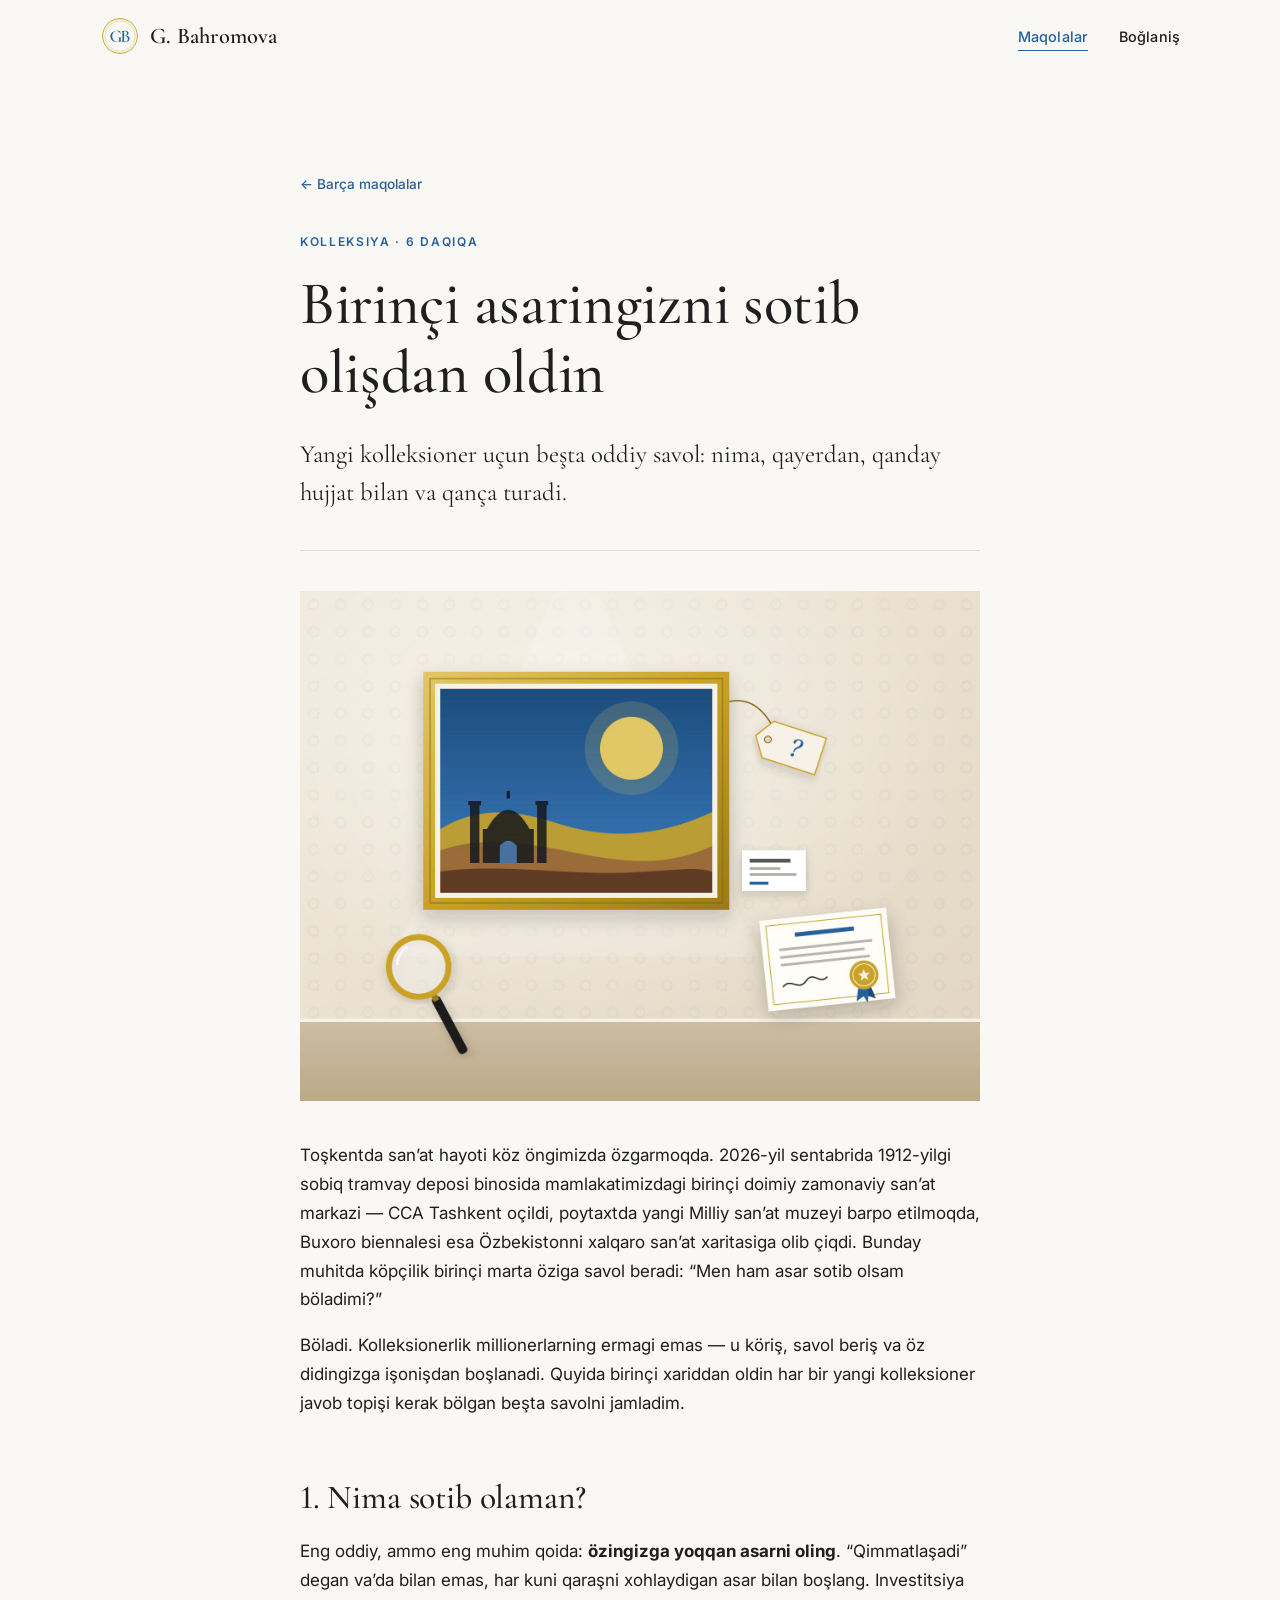
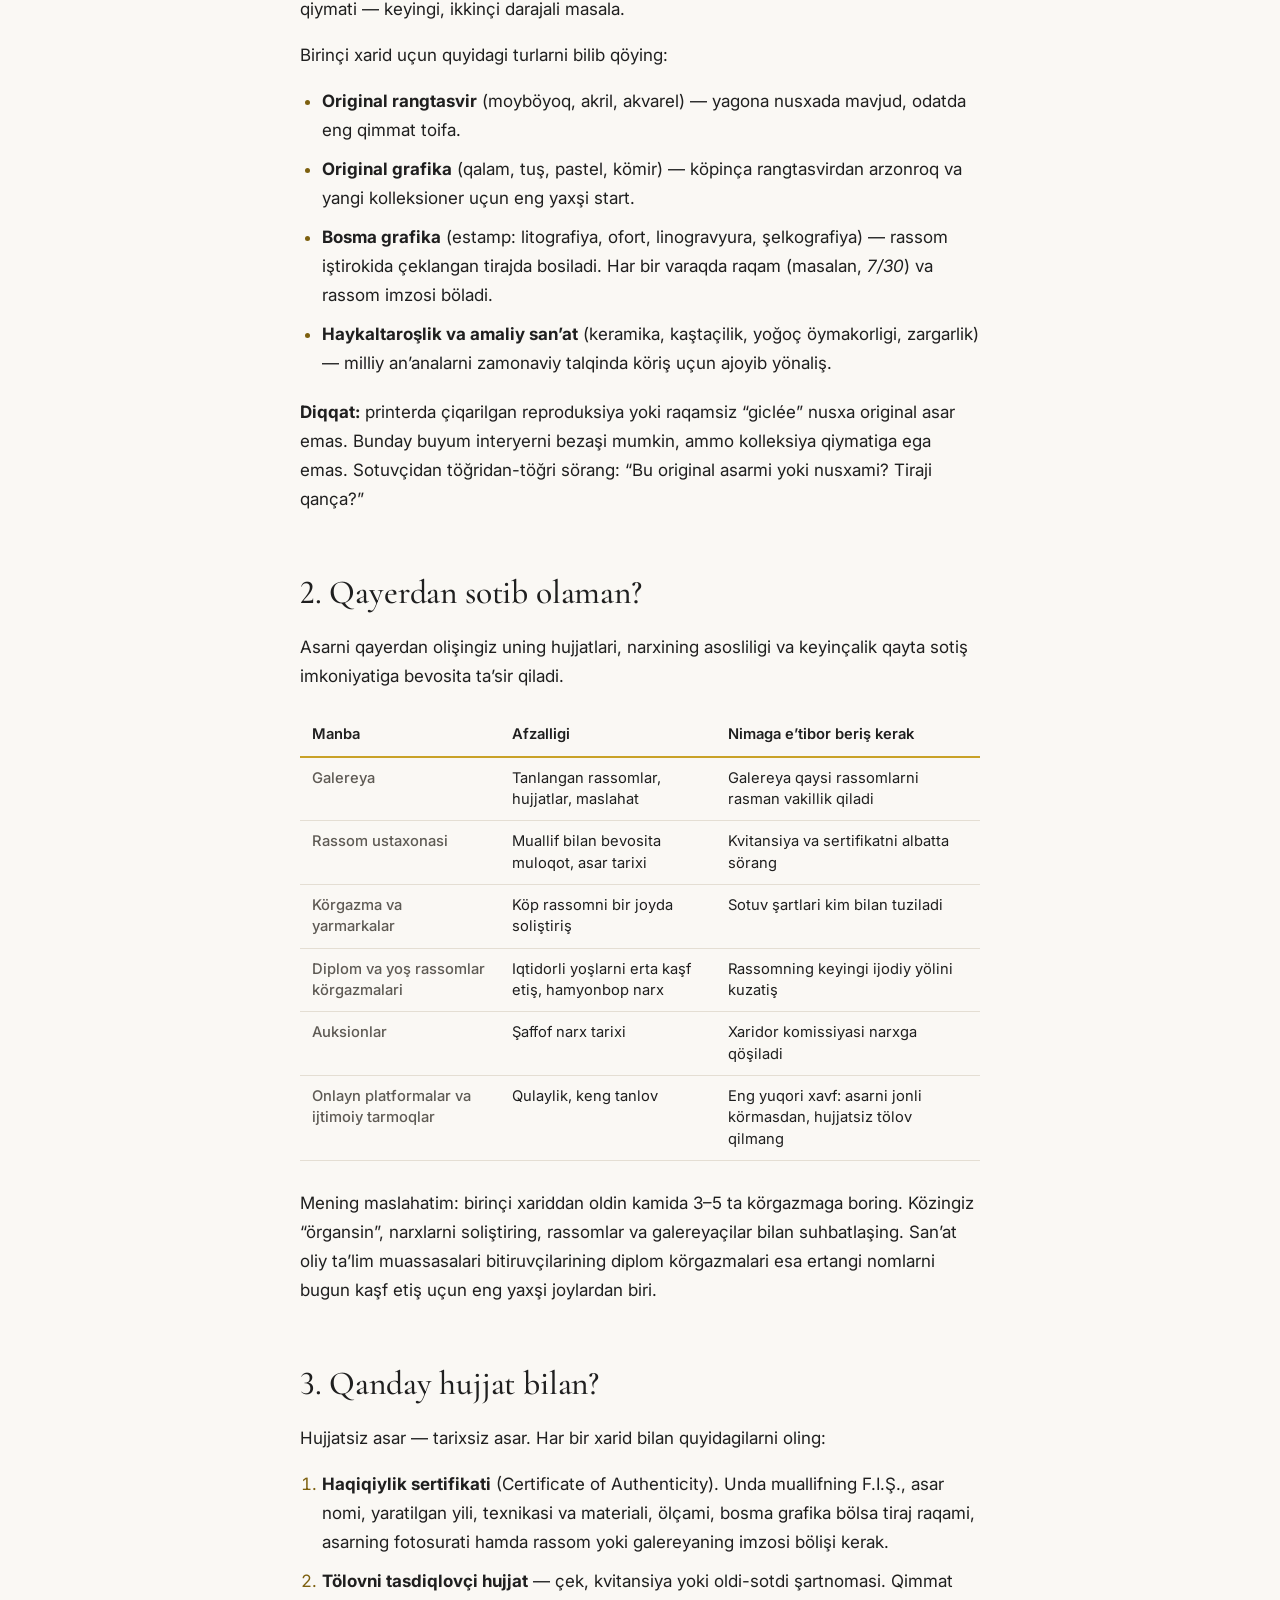
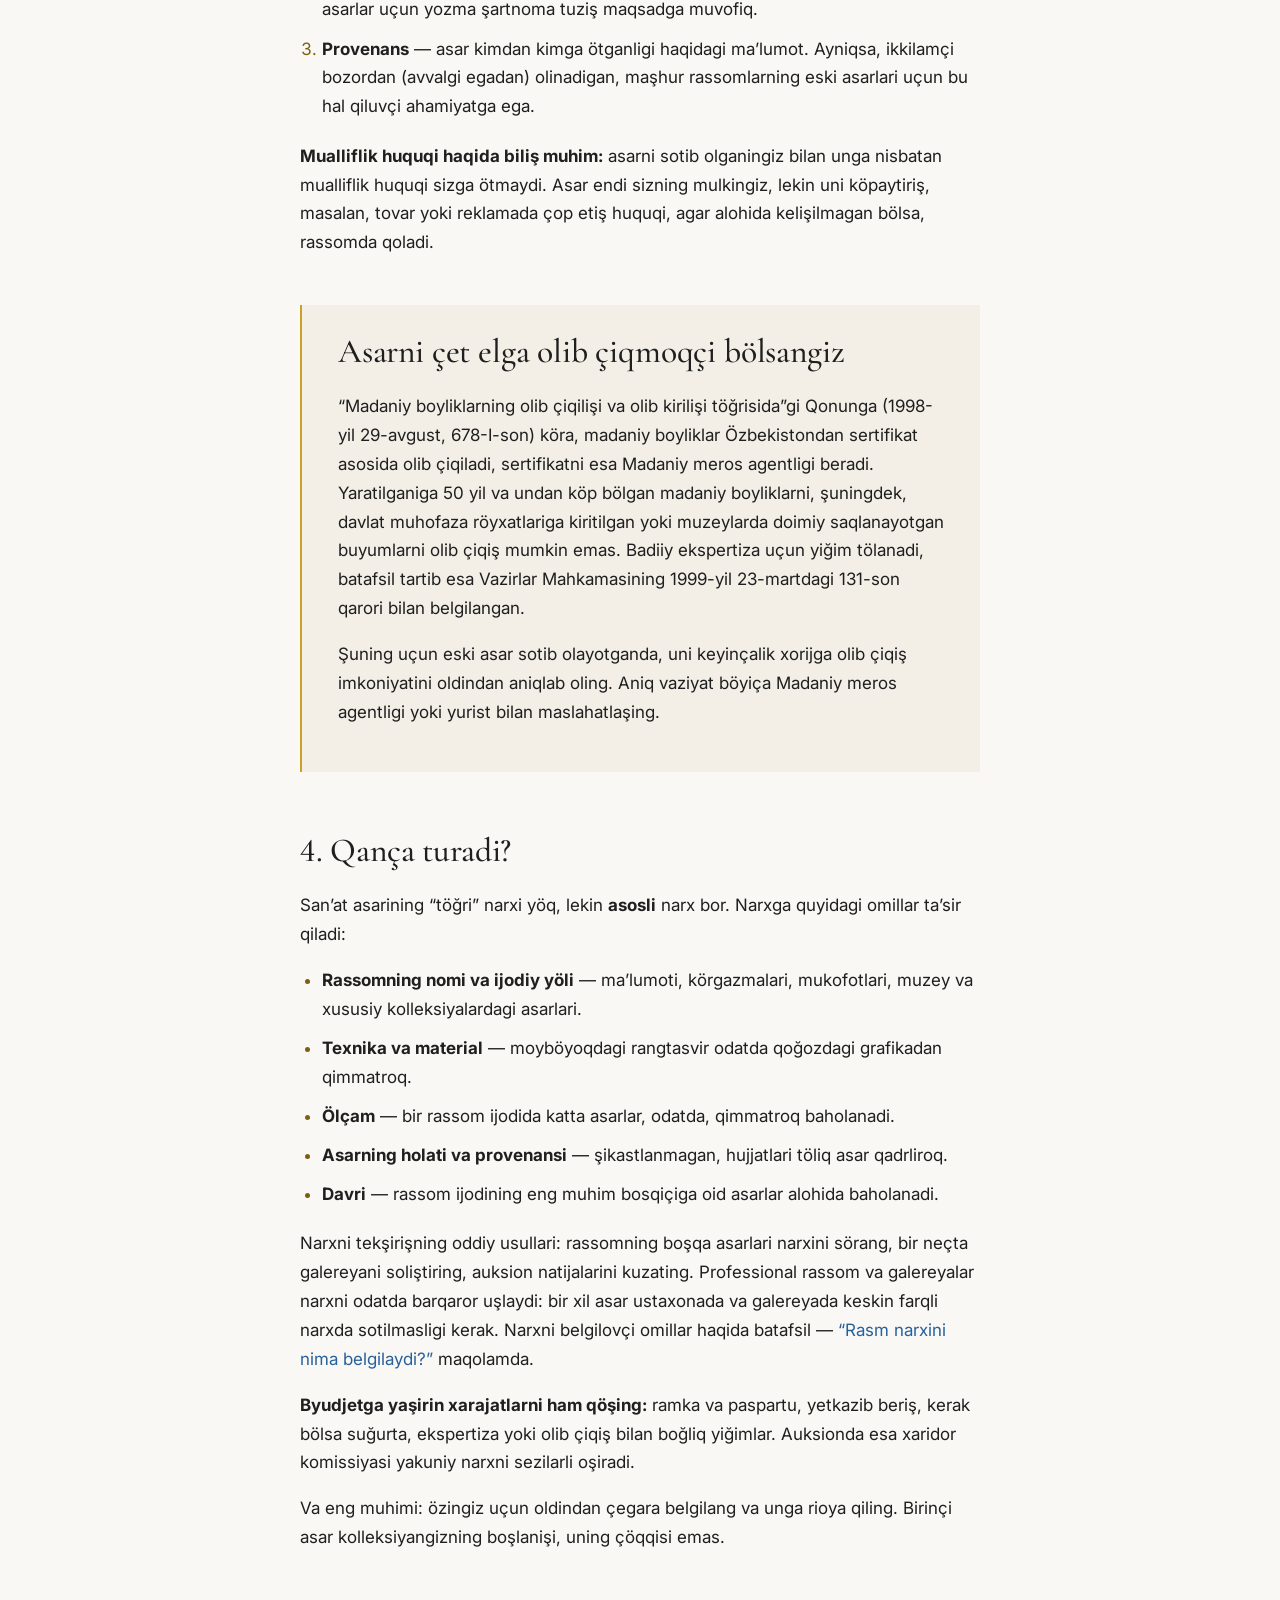
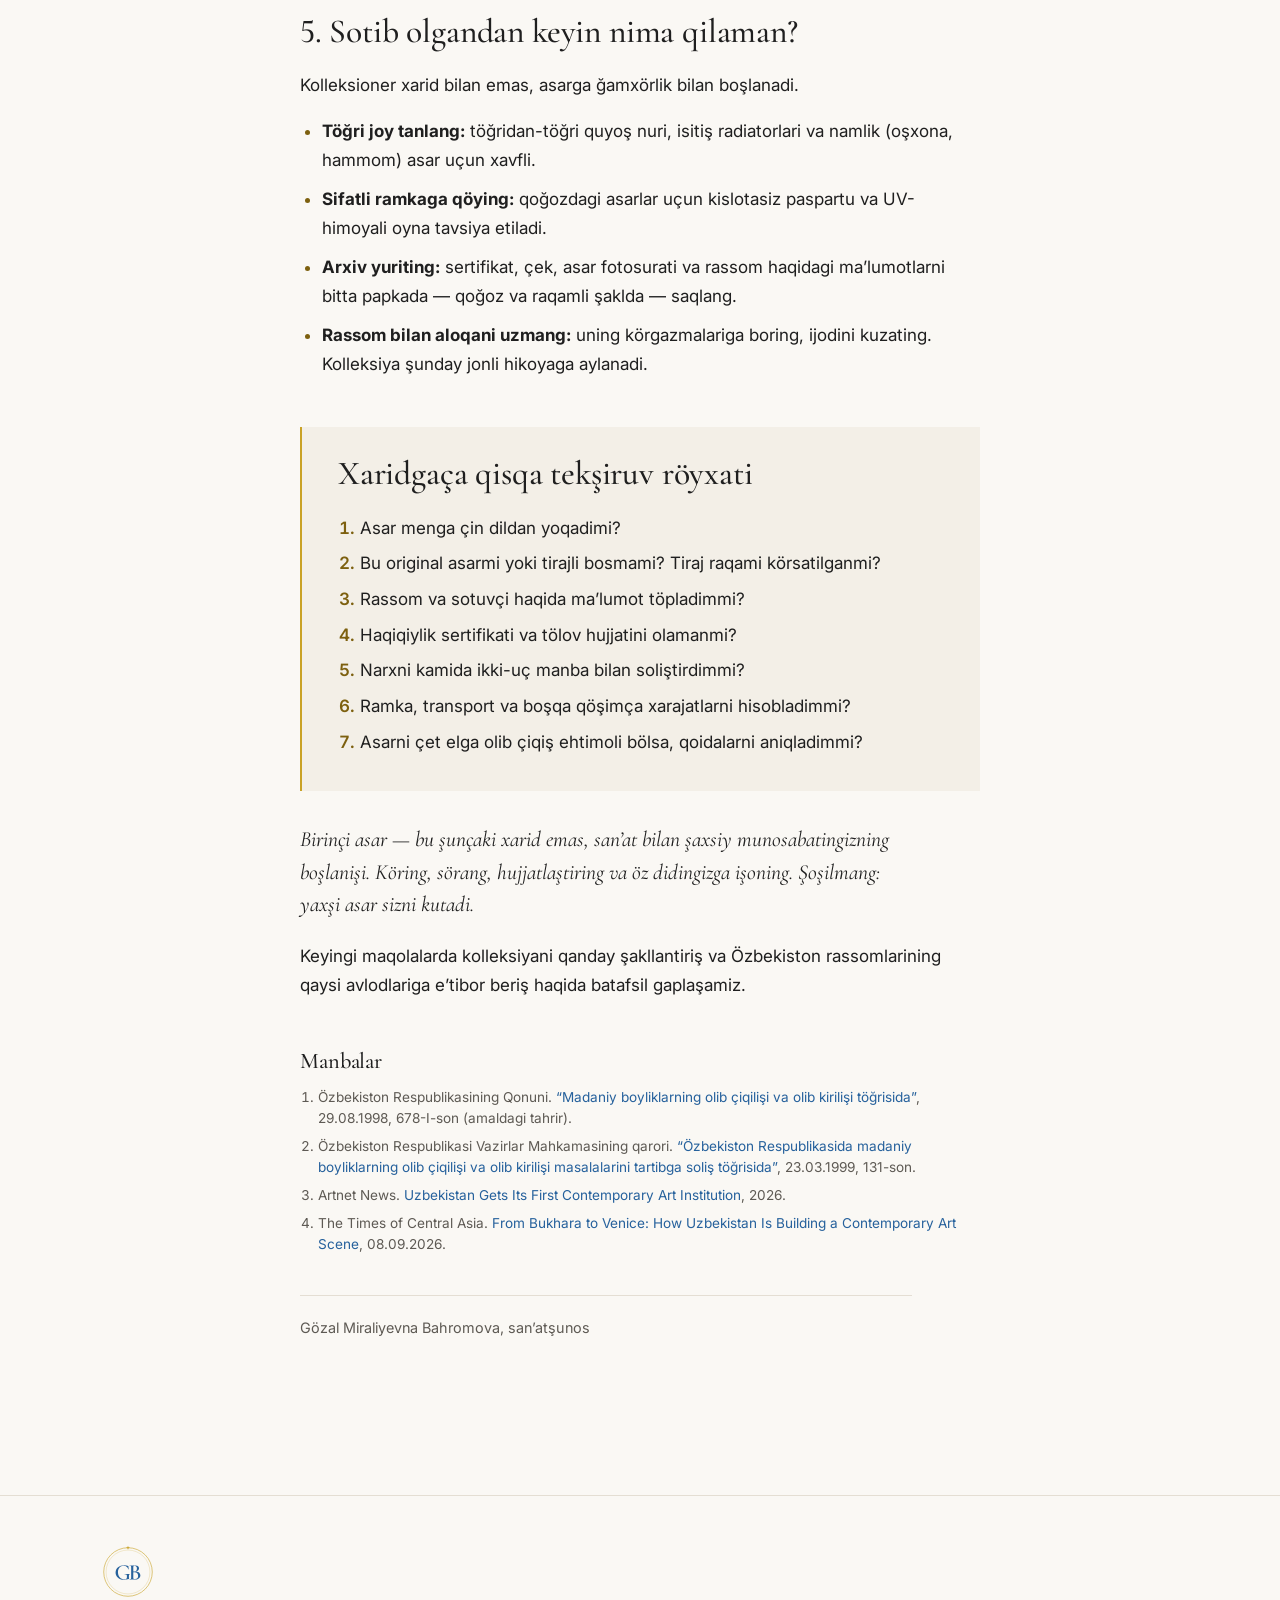
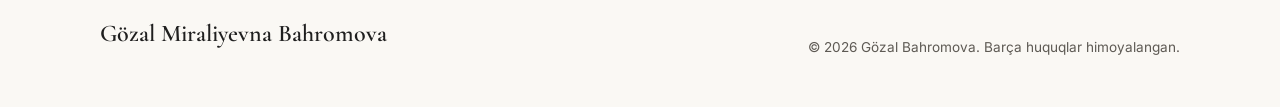
<file: birinchi-asar.html>
<!doctype html>
<html lang="uz">
<head>
  <meta charset="utf-8">
  <meta name="viewport" content="width=device-width, initial-scale=1">
  <title>Birinçi asaringizni sotib olişdan oldin — Gözal Bahromova</title>
  <meta name="description" content="Yangi kolleksioner uçun beşta oddiy savol: nima, qayerdan, qanday hujjat bilan va qança turadi.">
  <meta name="author" content="Gözal Miraliyevna Bahromova">
  <link rel="canonical" href="https://gmiraliyevna-oss.github.io/guzal-bahromova/birinchi-asar.html">
  <meta property="og:type" content="article">
  <meta property="og:title" content="Birinçi asaringizni sotib olişdan oldin">
  <meta property="og:description" content="Yangi kolleksioner uçun beşta oddiy savol: nima, qayerdan, qanday hujjat bilan va qança turadi.">
  <meta property="og:locale" content="uz_UZ">
  <meta property="og:url" content="https://gmiraliyevna-oss.github.io/guzal-bahromova/birinchi-asar.html">
  <meta property="og:image" content="https://gmiraliyevna-oss.github.io/guzal-bahromova/images/birinchi-asar-og.jpg">
  <meta name="twitter:card" content="summary_large_image">
  <link rel="icon" href="logo/favicon.svg" type="image/svg+xml">
  <link rel="icon" href="logo/favicon-32.png" sizes="32x32" type="image/png">
  <link rel="apple-touch-icon" href="logo/apple-touch-icon.png">
  <link rel="preconnect" href="https://fonts.googleapis.com">
  <link rel="preconnect" href="https://fonts.gstatic.com" crossorigin>
  <link href="https://fonts.googleapis.com/css2?family=Cormorant+Garamond:ital,wght@0,500;0,600;0,700;1,500&family=Inter:wght@400;500;600&display=swap" rel="stylesheet">
  <link rel="stylesheet" href="styles.css?v=13">
  <script>
    try { var t = localStorage.getItem('theme'); if (t) document.documentElement.dataset.theme = t; } catch (e) {}
  </script>
  <style>
    .article { padding: clamp(48px, 8vw, 96px) 0 var(--section-y); }
    .article .container { max-width: 760px; }
    .art-back { display: inline-block; font-size: .85rem; font-weight: 500; margin-bottom: 36px; }
    .art-meta { font-size: .75rem; font-weight: 600; letter-spacing: .14em; text-transform: uppercase; color: var(--accent-text); margin-bottom: 16px; }
    .article h1 { font-size: clamp(2.4rem, 5.6vw, 3.8rem); font-weight: 500; margin-bottom: 28px; }
    .art-lead { font-family: var(--serif); font-size: clamp(1.3rem, 2.2vw, 1.55rem); line-height: 1.5; color: var(--text); margin-bottom: 1.6em; padding-bottom: 1.6em; border-bottom: 1px solid var(--line); }
    .article h2 { font-size: clamp(1.6rem, 3vw, 2.1rem); font-weight: 500; margin: 1.8em 0 .6em; }
    .article p { max-width: 68ch; }
    .art-figure { margin: 32px 0 36px; }
    .art-figure img { width: 100%; max-width: 520px; margin: 0 auto; box-shadow: var(--shadow); }
    .art-figure figcaption { max-width: 520px; margin: 14px auto 0; font-size: .85rem; line-height: 1.55; color: var(--muted); }
    .art-box { margin: 48px 0 32px; padding: 28px clamp(20px, 4vw, 36px); background: var(--bg-tint); border-left: 2px solid var(--gold); }
    .art-box h2 { margin-top: 0; }
    .art-box ol { margin: 0; padding-left: 1.3em; list-style: decimal; }
    .art-box li { margin-bottom: .4em; }
    .art-box li::marker { color: var(--gold-text); font-weight: 600; }
    .art-closing { font-family: var(--serif); font-style: italic; font-size: 1.35rem; line-height: 1.5; }
    .art-sign { margin-top: 40px; padding-top: 20px; border-top: 1px solid var(--line); font-size: .9rem; color: var(--muted); }
    .art-list { margin: 0 0 1.2em; padding-left: 1.3em; list-style: disc; max-width: 68ch; }
    .art-list li { margin-bottom: .6em; }
    .art-list li::marker { color: var(--gold-text); }
    .art-table-wrap { overflow-x: auto; margin: 24px 0 28px; }
    .art-table { width: 100%; border-collapse: collapse; font-size: .92rem; line-height: 1.45; }
    .art-table th, .art-table td { padding: 10px 12px; border-bottom: 1px solid var(--line); text-align: left; vertical-align: top; }
    .art-table thead th { font-weight: 600; border-bottom: 2px solid var(--gold); }
    .art-table tbody th { font-weight: 500; color: var(--muted); }
    .art-sources { margin-top: 48px; }
    .art-sources h2 { font-size: 1.4rem; }
    .art-sources ol { padding-left: 1.3em; list-style: decimal; font-size: .85rem; line-height: 1.55; color: var(--muted); }
    .art-sources li { margin-bottom: .5em; }
    .art-cover { margin: 0 0 40px; }
    .art-cover img { width: 100%; height: auto; display: block; box-shadow: var(--shadow); }
  </style>
</head>
<body>
  <a class="skip-link" href="#main">Asosiy mazmunga ötiş</a>
  <header class="site-header" id="top">
    <div class="container header-inner">
      <a href="index.html" class="brand" aria-label="Boş sahifa">
        <span class="brand-mark" aria-hidden="true">
          <svg class="logo-mark" viewBox="0 0 240 240" aria-hidden="true" focusable="false"><circle cx="120" cy="120" r="104" fill="none" class="lm-ring" stroke-width="6"/><circle cx="120" cy="120" r="91" fill="none" class="lm-ring" stroke-width="2"/><path d="M100.562359375 155.748Q91.52476953125 155.748 84.42027587890625 153.11939746093748Q77.3157822265625 150.490794921875 72.39528857421875 145.85758984375Q67.474794921875 141.224384765625 64.9033974609375 135.14948095703124Q62.33200000000001 129.0745771484375 62.33200000000001 122.181974609375Q62.33200000000001 114.53276953125001 65.33369873046875 108.33567333984377Q68.3353974609375 102.1385771484375 73.77589111328126 97.6717822265625Q79.21638476562501 93.2049873046875 86.50027587890625 90.78049365234375Q93.7841669921875 88.35600000000001 102.3485517578125 88.35600000000001Q107.493974609375 88.35600000000001 112.42876953125 89.19841015625Q117.36356445312501 90.0408203125 120.5121669921875 91.59303808593751Q121.5417568359375 92.0090380859375 121.68345556640625 92.28333935546875Q121.825154296875 92.557640625 121.929154296875 93.956435546875L123.2525517578125 107.6401669921875Q123.2525517578125 107.9521669921875 122.7325517578125 108.0561669921875Q122.2125517578125 108.1601669921875 122.00455175781251 107.77276953124999Q121.1621416015625 105.167513671875 119.37074414062499 102.14630859375Q117.5793466796875 99.125103515625 114.76745556640626 96.47962255859375Q111.95556445312499 93.8341416015625 108.0711796875 92.10126318359374Q104.186794921875 90.36838476562501 99.0830126953125 90.36838476562501Q91.91216699218751 90.36838476562501 86.06603271484376 93.97068603515626Q80.2198984375 97.5729873046875 76.78137939453126 104.25758984375Q73.3428603515625 110.9421923828125 73.3428603515625 120.22679492187501Q73.3428603515625 127.31435937500001 75.4176552734375 133.43605810546876Q77.4924501953125 139.5577568359375 81.421052734375 144.21046826171874Q85.3496552734375 148.8631796875 90.8356806640625 151.46449365234375Q96.3217060546875 154.0658076171875 103.219564453125 154.0658076171875Q107.514794921875 154.0658076171875 110.09271142578125 153.0153974609375Q112.6706279296875 151.9649873046875 113.83413427734375 149.232384765625Q114.997640625 146.4997822265625 114.997640625 141.4246025390625Q114.997640625 136.4326025390625 114.39703808593751 134.0926025390625Q113.796435546875 131.7526025390625 111.51232666015625 131.0246025390625Q109.2282177734375 130.2966025390625 104.1113974609375 130.2966025390625Q103.4873974609375 130.2966025390625 103.4873974609375 129.4646025390625Q103.4873974609375 128.6326025390625 104.00739746093751 128.6326025390625Q111.05857714843751 129.0486025390625 116.73956445312501 129.1006025390625Q122.4205517578125 129.1526025390625 128.6969365234375 128.8406025390625Q129.1415390625 128.8406025390625 129.17923779296873 129.5686025390625Q129.21693652343748 130.2966025390625 128.6969365234375 130.2966025390625Q126.7001162109375 130.1926025390625 125.76800732421876 130.9726025390625Q124.8358984375 131.7526025390625 124.5992958984375 134.3526025390625Q124.362693359375 136.9526025390625 124.362693359375 142.4646025390625Q124.362693359375 145.8966025390625 124.570693359375 147.5606025390625Q124.778693359375 149.2246025390625 124.93469335937499 150.0046025390625Q125.090693359375 150.7846025390625 125.090693359375 151.6166025390625Q125.090693359375 152.2406025390625 124.882693359375 152.4486025390625Q124.674693359375 152.6566025390625 123.946693359375 152.8646025390625Q118.3697060546875 154.084 112.2493212890625 154.916Q106.1289365234375 155.748 100.562359375 155.748ZM153.8311796875 119.4025771484375 154.97517968749997 117.78800000000001Q161.80794921875 117.78800000000001 166.84543017578125 120.07600000000001Q171.8829111328125 122.364 174.66619970703124 126.35369873046875Q177.44948828124998 130.3433974609375 177.44948828124998 135.56158984375Q177.44948828124998 141.026794921875 174.4725009765625 145.4233974609375Q171.495513671875 149.82 166.2929365234375 152.368Q161.090359375 154.916 154.56958984374998 154.916Q151.589974609375 154.916 147.31687841796872 154.60399999999998Q143.04378222656248 154.292 139.4791796875 154.292Q135.84958984374998 154.292 132.54109619140624 154.39600000000002Q129.2326025390625 154.5 126.58580761718748 154.5Q126.30241015624999 154.5 126.30241015624999 153.876Q126.30241015624999 153.252 126.58580761718748 153.252Q129.7838330078125 153.252 131.5102431640625 152.732Q133.23665332031248 152.212 133.92695458984372 150.652Q134.61725585937498 149.092 134.61725585937498 146.076V97.924Q134.61725585937498 94.908 133.97895458984374 93.4Q133.3406533203125 91.892 131.62854443359373 91.32Q129.916435546875 90.748 126.71841015624999 90.748Q126.48180761718748 90.748 126.48180761718748 90.124Q126.48180761718748 89.5 126.71841015624999 89.5Q129.33660253906248 89.5 132.59309619140623 89.656Q135.84958984374998 89.812 139.4791796875 89.812Q142.4093720703125 89.812 145.73348095703125 89.5Q149.05758984374998 89.188 152.099564453125 89.188Q158.3109619140625 89.188 162.530744140625 90.81041015625001Q166.7505263671875 92.43282031250001 168.94230859375 95.43972412109376Q171.13409082031248 98.44662792968751 171.13409082031248 102.71841015625Q171.13409082031248 108.49561523437501 166.65819970703123 113.04169873046875Q162.18230859374998 117.5877822265625 153.8311796875 119.4025771484375ZM150.310744140625 91.2185771484375Q148.19173144531248 91.2185771484375 146.89562255859374 91.77107080078125Q145.599513671875 92.323564453125 145.07430859375 93.77046826171875Q144.54910351562498 95.2173720703125 144.54910351562498 98.132V118.51599999999999L140.90132128906248 117.75939746093749Q144.30471874999998 117.892 146.48871874999998 117.944Q148.67271875 117.99600000000001 148.9093212890625 117.99600000000001Q155.354794921875 117.99600000000001 158.36301269531248 113.81260253906251Q161.37123046874999 109.62920507812501 161.37123046874999 103.597205078125Q161.37123046874999 99.759615234375 160.1466279296875 96.96980761718751Q158.92202539062498 94.18 156.4858076171875 92.69928857421876Q154.04958984375 91.2185771484375 150.310744140625 91.2185771484375ZM152.88739746093748 152.5734228515625Q160.26361523437498 152.5734228515625 163.61632666015623 148.7670126953125Q166.96903808593748 144.9606025390625 166.96903808593748 138.0861923828125Q166.96903808593748 130.36158984375 162.97671142578122 125.48268603515626Q158.98438476562498 120.6037822265625 150.81517968749998 120.5751796875Q149.260333984375 120.5465771484375 146.6785263671875 120.61287841796876Q144.09671874999998 120.67917968750001 141.28871875 121.1705771484375L144.54910351562498 119.9511796875V146.076Q144.54910351562498 148.2990126953125 145.11721240234374 149.7602177734375Q145.6853212890625 151.2214228515625 147.4741416015625 151.8974228515625Q149.2629619140625 152.5734228515625 152.88739746093748 152.5734228515625Z" class="lm-letters"/></svg>
        </span>
        <span class="brand-name">G. Bahromova</span>
      </a>
      <nav class="nav" aria-label="Asosiy menyu">
        <ul>
          <li><a href="index.html#articles" class="is-active">Maqolalar</a></li>
          <li><a href="index.html#contact">Boğlaniş</a></li>
        </ul>
      </nav>
    </div>
  </header>

  
  <main id="main">
    <article class="article">
      <div class="container">
        <a class="art-back" href="index.html#articles">← Barça maqolalar</a>
        <p class="art-meta">Kolleksiya · 6 daqiqa</p>
        <h1>Birinçi asaringizni sotib olişdan oldin</h1>
        <p class="art-lead">Yangi kolleksioner uçun beşta oddiy savol: nima, qayerdan, qanday hujjat bilan va qança turadi.</p>
        <figure class="art-cover">
          <img src="images/birinchi-asar.jpg" alt="Galereya devoridagi ramkali asar, narx yorliği, haqiqiylik sertifikati va lupa tasvirlangan illyustratsiya" width="1600" height="1200">
        </figure>

        <p>Toşkentda sanʼat hayoti köz öngimizda özgarmoqda. 2026-yil sentabrida 1912-yilgi sobiq tramvay deposi binosida mamlakatimizdagi birinçi doimiy zamonaviy sanʼat markazi — CCA Tashkent oçildi, poytaxtda yangi Milliy sanʼat muzeyi barpo etilmoqda, Buxoro biennalesi esa Özbekistonni xalqaro sanʼat xaritasiga olib çiqdi. Bunday muhitda köpçilik birinçi marta öziga savol beradi: “Men ham asar sotib olsam böladimi?”</p>
        <p>Böladi. Kolleksionerlik millionerlarning ermagi emas — u köriş, savol beriş va öz didingizga işonişdan boşlanadi. Quyida birinçi xariddan oldin har bir yangi kolleksioner javob topişi kerak bölgan beşta savolni jamladim.</p>

        <h2>1. Nima sotib olaman?</h2>
        <p>Eng oddiy, ammo eng muhim qoida: <strong>özingizga yoqqan asarni oling</strong>. “Qimmatlaşadi” degan vaʼda bilan emas, har kuni qaraşni xohlaydigan asar bilan boşlang. Investitsiya qiymati — keyingi, ikkinçi darajali masala.</p>
        <p>Birinçi xarid uçun quyidagi turlarni bilib qöying:</p>
        <ul class="art-list">
          <li><strong>Original rangtasvir</strong> (moyböyoq, akril, akvarel) — yagona nusxada mavjud, odatda eng qimmat toifa.</li>
          <li><strong>Original grafika</strong> (qalam, tuş, pastel, kömir) — köpinça rangtasvirdan arzonroq va yangi kolleksioner uçun eng yaxşi start.</li>
          <li><strong>Bosma grafika</strong> (estamp: litografiya, ofort, linogravyura, şelkografiya) — rassom iştirokida çeklangan tirajda bosiladi. Har bir varaqda raqam (masalan, <em>7/30</em>) va rassom imzosi böladi.</li>
          <li><strong>Haykaltaroşlik va amaliy sanʼat</strong> (keramika, kaştaçilik, yoğoç öymakorligi, zargarlik) — milliy anʼanalarni zamonaviy talqinda köriş uçun ajoyib yönaliş.</li>
        </ul>
        <p><strong>Diqqat:</strong> printerda çiqarilgan reproduksiya yoki raqamsiz “giclée” nusxa original asar emas. Bunday buyum interyerni bezaşi mumkin, ammo kolleksiya qiymatiga ega emas. Sotuvçidan töğridan-töğri sörang: “Bu original asarmi yoki nusxami? Tiraji qança?”</p>

        <h2>2. Qayerdan sotib olaman?</h2>
        <p>Asarni qayerdan olişingiz uning hujjatlari, narxining asosliligi va keyinçalik qayta sotiş imkoniyatiga bevosita taʼsir qiladi.</p>
        <div class="art-table-wrap">
          <table class="art-table">
            <thead>
              <tr><th scope="col">Manba</th><th scope="col">Afzalligi</th><th scope="col">Nimaga eʼtibor beriş kerak</th></tr>
            </thead>
            <tbody>
              <tr><th scope="row">Galereya</th><td>Tanlangan rassomlar, hujjatlar, maslahat</td><td>Galereya qaysi rassomlarni rasman vakillik qiladi</td></tr>
              <tr><th scope="row">Rassom ustaxonasi</th><td>Muallif bilan bevosita muloqot, asar tarixi</td><td>Kvitansiya va sertifikatni albatta sörang</td></tr>
              <tr><th scope="row">Körgazma va yarmarkalar</th><td>Köp rassomni bir joyda soliştiriş</td><td>Sotuv şartlari kim bilan tuziladi</td></tr>
              <tr><th scope="row">Diplom va yoş rassomlar körgazmalari</th><td>Iqtidorli yoşlarni erta kaşf etiş, hamyonbop narx</td><td>Rassomning keyingi ijodiy yölini kuzatiş</td></tr>
              <tr><th scope="row">Auksionlar</th><td>Şaffof narx tarixi</td><td>Xaridor komissiyasi narxga qöşiladi</td></tr>
              <tr><th scope="row">Onlayn platformalar va ijtimoiy tarmoqlar</th><td>Qulaylik, keng tanlov</td><td>Eng yuqori xavf: asarni jonli körmasdan, hujjatsiz tölov qilmang</td></tr>
            </tbody>
          </table>
        </div>
        <p>Mening maslahatim: birinçi xariddan oldin kamida 3–5 ta körgazmaga boring. Közingiz “örgansin”, narxlarni soliştiring, rassomlar va galereyaçilar bilan suhbatlaşing. Sanʼat oliy taʼlim muassasalari bitiruvçilarining diplom körgazmalari esa ertangi nomlarni bugun kaşf etiş uçun eng yaxşi joylardan biri.</p>

        <h2>3. Qanday hujjat bilan?</h2>
        <p>Hujjatsiz asar — tarixsiz asar. Har bir xarid bilan quyidagilarni oling:</p>
        <ol class="art-list" style="list-style: decimal;">
          <li><strong>Haqiqiylik sertifikati</strong> (Certificate of Authenticity). Unda muallifning F.I.Ş., asar nomi, yaratilgan yili, texnikasi va materiali, ölçami, bosma grafika bölsa tiraj raqami, asarning fotosurati hamda rassom yoki galereyaning imzosi bölişi kerak.</li>
          <li><strong>Tölovni tasdiqlovçi hujjat</strong> — çek, kvitansiya yoki oldi-sotdi şartnomasi. Qimmat asarlar uçun yozma şartnoma tuziş maqsadga muvofiq.</li>
          <li><strong>Provenans</strong> — asar kimdan kimga ötganligi haqidagi maʼlumot. Ayniqsa, ikkilamçi bozordan (avvalgi egadan) olinadigan, maşhur rassomlarning eski asarlari uçun bu hal qiluvçi ahamiyatga ega.</li>
        </ol>
        <p><strong>Mualliflik huquqi haqida biliş muhim:</strong> asarni sotib olganingiz bilan unga nisbatan mualliflik huquqi sizga ötmaydi. Asar endi sizning mulkingiz, lekin uni köpaytiriş, masalan, tovar yoki reklamada çop etiş huquqi, agar alohida kelişilmagan bölsa, rassomda qoladi.</p>
        <aside class="art-box">
          <h2>Asarni çet elga olib çiqmoqçi bölsangiz</h2>
          <p>“Madaniy boyliklarning olib çiqilişi va olib kirilişi töğrisida”gi Qonunga (1998-yil 29-avgust, 678-I-son) köra, madaniy boyliklar Özbekistondan sertifikat asosida olib çiqiladi, sertifikatni esa Madaniy meros agentligi beradi. Yaratilganiga 50 yil va undan köp bölgan madaniy boyliklarni, şuningdek, davlat muhofaza röyxatlariga kiritilgan yoki muzeylarda doimiy saqlanayotgan buyumlarni olib çiqiş mumkin emas. Badiiy ekspertiza uçun yiğim tölanadi, batafsil tartib esa Vazirlar Mahkamasining 1999-yil 23-martdagi 131-son qarori bilan belgilangan.</p>
          <p>Şuning uçun eski asar sotib olayotganda, uni keyinçalik xorijga olib çiqiş imkoniyatini oldindan aniqlab oling. Aniq vaziyat böyiça Madaniy meros agentligi yoki yurist bilan maslahatlaşing.</p>
        </aside>

        <h2>4. Qança turadi?</h2>
        <p>Sanʼat asarining “töğri” narxi yöq, lekin <strong>asosli</strong> narx bor. Narxga quyidagi omillar taʼsir qiladi:</p>
        <ul class="art-list">
          <li><strong>Rassomning nomi va ijodiy yöli</strong> — maʼlumoti, körgazmalari, mukofotlari, muzey va xususiy kolleksiyalardagi asarlari.</li>
          <li><strong>Texnika va material</strong> — moyböyoqdagi rangtasvir odatda qoğozdagi grafikadan qimmatroq.</li>
          <li><strong>Ölçam</strong> — bir rassom ijodida katta asarlar, odatda, qimmatroq baholanadi.</li>
          <li><strong>Asarning holati va provenansi</strong> — şikastlanmagan, hujjatlari töliq asar qadrliroq.</li>
          <li><strong>Davri</strong> — rassom ijodining eng muhim bosqiçiga oid asarlar alohida baholanadi.</li>
        </ul>
        <p>Narxni tekşirişning oddiy usullari: rassomning boşqa asarlari narxini sörang, bir neçta galereyani soliştiring, auksion natijalarini kuzating. Professional rassom va galereyalar narxni odatda barqaror uşlaydi: bir xil asar ustaxonada va galereyada keskin farqli narxda sotilmasligi kerak. Narxni belgilovçi omillar haqida batafsil — <a href="rasm-narxi.html">“Rasm narxini nima belgilaydi?”</a> maqolamda.</p>
        <p><strong>Byudjetga yaşirin xarajatlarni ham qöşing:</strong> ramka va paspartu, yetkazib beriş, kerak bölsa suğurta, ekspertiza yoki olib çiqiş bilan boğliq yiğimlar. Auksionda esa xaridor komissiyasi yakuniy narxni sezilarli oşiradi.</p>
        <p>Va eng muhimi: özingiz uçun oldindan çegara belgilang va unga rioya qiling. Birinçi asar kolleksiyangizning boşlanişi, uning çöqqisi emas.</p>

        <h2>5. Sotib olgandan keyin nima qilaman?</h2>
        <p>Kolleksioner xarid bilan emas, asarga ğamxörlik bilan boşlanadi.</p>
        <ul class="art-list">
          <li><strong>Töğri joy tanlang:</strong> töğridan-töğri quyoş nuri, isitiş radiatorlari va namlik (oşxona, hammom) asar uçun xavfli.</li>
          <li><strong>Sifatli ramkaga qöying:</strong> qoğozdagi asarlar uçun kislotasiz paspartu va UV-himoyali oyna tavsiya etiladi.</li>
          <li><strong>Arxiv yuriting:</strong> sertifikat, çek, asar fotosurati va rassom haqidagi maʼlumotlarni bitta papkada — qoğoz va raqamli şaklda — saqlang.</li>
          <li><strong>Rassom bilan aloqani uzmang:</strong> uning körgazmalariga boring, ijodini kuzating. Kolleksiya şunday jonli hikoyaga aylanadi.</li>
        </ul>

        <aside class="art-box">
          <h2>Xaridgaça qisqa tekşiruv röyxati</h2>
          <ol>
            <li>Asar menga çin dildan yoqadimi?</li>
            <li>Bu original asarmi yoki tirajli bosmami? Tiraj raqami körsatilganmi?</li>
            <li>Rassom va sotuvçi haqida maʼlumot töpladimmi?</li>
            <li>Haqiqiylik sertifikati va tölov hujjatini olamanmi?</li>
            <li>Narxni kamida ikki-uç manba bilan soliştirdimmi?</li>
            <li>Ramka, transport va boşqa qöşimça xarajatlarni hisobladimmi?</li>
            <li>Asarni çet elga olib çiqiş ehtimoli bölsa, qoidalarni aniqladimmi?</li>
          </ol>
        </aside>

        <p class="art-closing">Birinçi asar — bu şunçaki xarid emas, sanʼat bilan şaxsiy munosabatingizning boşlanişi. Köring, sörang, hujjatlaştiring va öz didingizga işoning. Şoşilmang: yaxşi asar sizni kutadi.</p>
        <p>Keyingi maqolalarda kolleksiyani qanday şakllantiriş va Özbekiston rassomlarining qaysi avlodlariga eʼtibor beriş haqida batafsil gaplaşamiz.</p>

        <section class="art-sources" aria-labelledby="sources-title">
          <h2 id="sources-title">Manbalar</h2>
          <ol>
            <li>Özbekiston Respublikasining Qonuni. <a href="https://lex.uz/acts/-24377" target="_blank" rel="noopener">“Madaniy boyliklarning olib çiqilişi va olib kirilişi töğrisida”</a>, 29.08.1998, 678-I-son (amaldagi tahrir).</li>
            <li>Özbekiston Respublikasi Vazirlar Mahkamasining qarori. <a href="https://lex.uz/acts/-279299" target="_blank" rel="noopener">“Özbekiston Respublikasida madaniy boyliklarning olib çiqilişi va olib kirilişi masalalarini tartibga soliş töğrisida”</a>, 23.03.1999, 131-son.</li>
            <li>Artnet News. <a href="https://news.artnet.com/art-world/cca-tashkent-opening-2813086" target="_blank" rel="noopener">Uzbekistan Gets Its First Contemporary Art Institution</a>, 2026.</li>
            <li>The Times of Central Asia. <a href="https://timesca.com/uzbekistan-contemporary-art-bukhara-venice/" target="_blank" rel="noopener">From Bukhara to Venice: How Uzbekistan Is Building a Contemporary Art Scene</a>, 08.09.2026.</li>
          </ol>
        </section>

        <p class="art-sign">Gözal Miraliyevna Bahromova, sanʼatşunos</p>
      </div>
    </article>
  </main>

  <footer class="site-footer">
    <div class="container footer-inner">
      <div>
        <img class="footer-logo" src="logo/A-monogram.svg" alt="" width="56" height="56" loading="lazy">
        <p class="footer-name">Gözal Miraliyevna Bahromova</p>
      </div>
      <p class="footer-copy">© 2026 Gözal Bahromova. Barça huquqlar himoyalangan.</p>
    </div>
  </footer>
</body>
</html>
</file>
<file: styles.css>
/* ==========================================================
   Go‘zal Bahromova — shaxsiy sayt
   Ranglar: lojuvard #26619C · qog‘oz #FAF8F4 · ko‘mir #1F1F1F · oltin #C9A227
   ========================================================== */

:root {
  --bg: #FAF8F4;
  --bg-tint: #F3EFE7;
  --surface: #FFFFFF;
  --text: #1F1F1F;
  --muted: #5E5A54;
  --line: #E4DED3;
  --accent: #26619C;          /* lojuvard */
  --accent-hover: #1C4C7C;
  --accent-text: #26619C;     /* matndagi havolalar uchun */
  --accent-soft: rgba(38, 97, 156, .08);
  --on-accent: #FFFFFF;
  --gold: #C9A227;
  --gold-text: #7D600F;
  --ph-a: #ECE6DA;
  --ph-b: #E3DCCD;
  --shadow: 0 1px 2px rgba(31,31,31,.04), 0 12px 32px -12px rgba(31,31,31,.12);

  --serif: "Cormorant Garamond", "Playfair Display", Georgia, "Times New Roman", serif;
  --sans: "Inter", system-ui, -apple-system, "Segoe UI", Roboto, Arial, sans-serif;

  --container: 1160px;
  --gutter: clamp(16px, 4vw, 40px);
  --section-y: clamp(72px, 11vw, 140px);
  --radius: 2px;
  --ease: cubic-bezier(.2, .7, .2, 1);

  color-scheme: light;
}

/* Qorong‘u rejim: tizim sozlamasi bo‘yicha (agar foydalanuvchi yorug‘ni tanlamagan bo‘lsa) */
@media (prefers-color-scheme: dark) {
  :root:not([data-theme="light"]) {
    --bg: #14171C;
    --bg-tint: #1A1E25;
    --surface: #1E232B;
    --text: #ECE8E1;
    --muted: #A7A29A;
    --line: #2C323C;
    --accent: #3C7DC0;
    --accent-hover: #4D8CCC;
    --accent-text: #7FAEE0;   /* qorong‘u fonda o‘qilishi uchun yorqinroq lojuvard */
    --accent-soft: rgba(127, 174, 224, .10);
    --gold: #D4B24A;
    --gold-text: #D4B24A;
    --ph-a: #222831;
    --ph-b: #1B2028;
    --shadow: 0 1px 2px rgba(0,0,0,.3), 0 16px 40px -16px rgba(0,0,0,.6);
    color-scheme: dark;
  }
}
:root[data-theme="dark"] {
  --bg: #14171C;
  --bg-tint: #1A1E25;
  --surface: #1E232B;
  --text: #ECE8E1;
  --muted: #A7A29A;
  --line: #2C323C;
  --accent: #3C7DC0;
  --accent-hover: #4D8CCC;
  --accent-text: #7FAEE0;
  --accent-soft: rgba(127, 174, 224, .10);
  --gold: #D4B24A;
  --gold-text: #D4B24A;
  --ph-a: #222831;
  --ph-b: #1B2028;
  --shadow: 0 1px 2px rgba(0,0,0,.3), 0 16px 40px -16px rgba(0,0,0,.6);
  color-scheme: dark;
}

/* ---------- Asos ---------- */
*, *::before, *::after { box-sizing: border-box; }
html { scroll-behavior: smooth; scroll-padding-top: 84px; -webkit-text-size-adjust: 100%; }
body {
  margin: 0;
  background: var(--bg);
  color: var(--text);
  font-family: var(--sans);
  font-size: 17px;
  line-height: 1.7;
  -webkit-font-smoothing: antialiased;
  text-rendering: optimizeLegibility;
  transition: background-color .3s ease, color .3s ease;
}
img { max-width: 100%; height: auto; display: block; }
a { color: var(--accent-text); text-decoration: none; transition: color .2s ease; }
a:hover { color: var(--accent-hover); }
h1, h2, h3 { font-family: var(--serif); font-weight: 600; line-height: 1.15; margin: 0; letter-spacing: -.005em; }
p { margin: 0 0 1em; }
ul { margin: 0; padding: 0; list-style: none; }
::selection { background: var(--accent); color: var(--on-accent); }
:focus-visible { outline: 2px solid var(--accent-text); outline-offset: 3px; }

.container { width: 100%; max-width: var(--container); margin: 0 auto; padding: 0 var(--gutter); }

.skip-link {
  position: absolute; left: 16px; top: -60px; z-index: 100;
  background: var(--accent); color: var(--on-accent); padding: 10px 16px;
}
.skip-link:focus { top: 12px; color: var(--on-accent); }

/* ---------- Header ---------- */
.site-header {
  position: sticky; top: 0; z-index: 50;
  background: color-mix(in srgb, var(--bg) 88%, transparent);
  backdrop-filter: saturate(1.4) blur(10px);
  -webkit-backdrop-filter: saturate(1.4) blur(10px);
  border-bottom: 1px solid transparent;
  transition: border-color .3s ease, background-color .3s ease;
}
.site-header.is-scrolled { border-bottom-color: var(--line); }
.header-inner { display: flex; align-items: center; justify-content: space-between; height: 72px; gap: 24px; }

.brand { display: inline-flex; align-items: center; gap: 10px; color: var(--text); }
.brand:hover { color: var(--text); }
.brand-mark .logo-mark { width: 40px; height: 40px; display: block; transition: transform .6s var(--ease); }
.logo-mark .lm-ring { stroke: var(--gold); }
.logo-mark .lm-letters { fill: var(--accent-text); }
.brand:hover .brand-mark .logo-mark { transform: rotate(-8deg); }
.brand-name { font-family: var(--serif); font-size: 1.4rem; font-weight: 600; letter-spacing: .01em; }

.nav ul { display: flex; gap: clamp(18px, 2.4vw, 36px); }
.nav a {
  position: relative; color: var(--text); font-size: .9rem; font-weight: 500; letter-spacing: .01em; padding: 6px 0;
}
.nav a::after {
  content: ""; position: absolute; left: 0; right: 0; bottom: 0; height: 1px;
  background: var(--accent-text); transform: scaleX(0); transform-origin: left; transition: transform .35s var(--ease);
}
.nav a:hover, .nav a.is-active { color: var(--accent-text); }
.nav a:hover::after, .nav a.is-active::after { transform: scaleX(1); }

.header-tools { display: flex; align-items: center; gap: 6px; }
.tool-btn {
  display: inline-grid; place-items: center; width: 40px; height: 40px; padding: 0;
  border: 1px solid transparent; border-radius: 50%; background: transparent; color: var(--text);
  cursor: pointer; font: 600 .75rem/1 var(--sans); letter-spacing: .06em;
  transition: border-color .2s ease, color .2s ease, background-color .2s ease;
}
.tool-btn:hover { border-color: var(--line); color: var(--accent-text); }
.tool-btn svg { width: 18px; height: 18px; fill: none; stroke: currentColor; stroke-width: 1.6; stroke-linecap: round; }
.i-sun { display: none; }
:root[data-theme="dark"] .i-sun { display: block; }
:root[data-theme="dark"] .i-moon { display: none; }
@media (prefers-color-scheme: dark) {
  :root:not([data-theme="light"]) .i-sun { display: block; }
  :root:not([data-theme="light"]) .i-moon { display: none; }
}

.menu-btn { display: none; position: relative; }
.menu-btn span {
  position: absolute; left: 11px; right: 11px; height: 1.5px; background: currentColor;
  transition: transform .3s var(--ease), top .3s var(--ease);
}
.menu-btn span:first-child { top: 16px; }
.menu-btn span:last-child { top: 23px; }
.menu-btn[aria-expanded="true"] span:first-child { top: 19.5px; transform: rotate(45deg); }
.menu-btn[aria-expanded="true"] span:last-child { top: 19.5px; transform: rotate(-45deg); }

/* ---------- Tugmalar ---------- */
.btn {
  display: inline-flex; align-items: center; justify-content: center; gap: 10px;
  min-height: 50px; padding: 0 28px; border-radius: var(--radius);
  font: 500 .92rem/1 var(--sans); letter-spacing: .03em; cursor: pointer;
  border: 1px solid var(--accent); transition: all .25s var(--ease);
}
.btn-primary { background: var(--accent); color: var(--on-accent); }
.btn-primary:hover { background: var(--accent-hover); border-color: var(--accent-hover); color: var(--on-accent); transform: translateY(-1px); }
.btn-ghost { background: transparent; color: var(--accent-text); border-color: var(--accent-text); }
.btn-ghost:hover { background: var(--accent-soft); color: var(--accent-text); }

.link-arrow { display: inline-flex; align-items: center; gap: 8px; font-weight: 500; font-size: .92rem; white-space: nowrap; }
.link-arrow::after { content: "→"; transition: transform .25s var(--ease); }
.link-arrow:hover::after { transform: translateX(4px); }

/* ---------- Rasm o‘rinlari (placeholder) ---------- */
.ph {
  position: relative; display: grid; place-items: center; width: 100%; overflow: hidden;
  background:
    repeating-linear-gradient(135deg, transparent 0 14px, color-mix(in srgb, var(--ph-b) 60%, transparent) 14px 15px),
    linear-gradient(160deg, var(--ph-a), var(--ph-b));
  color: var(--muted);
}
.ph span {
  font-size: .72rem; letter-spacing: .14em; text-transform: uppercase; font-weight: 500;
  padding: 6px 12px; background: color-mix(in srgb, var(--bg) 80%, transparent); border-radius: 20px;
}
.ph-portrait { aspect-ratio: 4 / 5; }
.ph-card { aspect-ratio: 4 / 3; }
.ph-wide { aspect-ratio: 16 / 10; }
/* Haqiqiy rasm qo‘yilganda ham shu nisbatlar saqlanadi */
.hero-figure img, .hero-figure video {
  display: block; aspect-ratio: 4 / 5; object-fit: cover; object-position: 50% 22%;
  width: 100%; height: auto; background: var(--ph-a);
}
.card img { aspect-ratio: 4 / 3; object-fit: cover; width: 100%; }
.project img { aspect-ratio: 16 / 10; object-fit: cover; width: 100%; }

/* ---------- Hero ---------- */
.hero { position: relative; padding: clamp(48px, 8vw, 110px) 0 clamp(64px, 9vw, 120px); }
.hero-grid { display: grid; grid-template-columns: 1.15fr .85fr; gap: clamp(40px, 7vw, 100px); align-items: center; }
.eyebrow {
  display: inline-flex; align-items: center; gap: 14px; margin-bottom: 28px;
  font-size: .78rem; font-weight: 600; letter-spacing: .22em; text-transform: uppercase; color: var(--accent-text);
}
.eyebrow::before { content: ""; width: 36px; height: 1px; background: var(--gold); }
.hero-title { font-size: clamp(2.8rem, 6.6vw, 5.4rem); font-weight: 500; line-height: 1.02; margin-bottom: 28px; }
.hero-title em { font-style: italic; color: var(--accent-text); }
.hero-lead { font-family: var(--serif); font-weight: 500; font-size: clamp(1.35rem, 2.2vw, 1.65rem); line-height: 1.4; font-style: italic; max-width: 38ch; margin-bottom: 40px; }
.hero-intro { color: var(--muted); max-width: 52ch; margin-bottom: 40px; }
.hero-actions { display: flex; flex-wrap: wrap; gap: 14px; }

.hero-figure { position: relative; margin: 0; padding: 18px; }
.hero-figure .ph, .hero-figure img, .hero-figure video { box-shadow: var(--shadow); }
.frame-corner { position: absolute; width: 56px; height: 56px; border: 1px solid var(--gold); pointer-events: none; }
.frame-corner.tl { top: 0; left: 0; border-right: 0; border-bottom: 0; }
.frame-corner.br { bottom: 0; right: 0; border-left: 0; border-top: 0; }

.ornament-line {
  position: absolute; left: 0; right: 0; bottom: 0; display: flex; align-items: center; justify-content: center;
}
.ornament-line::before, .ornament-line::after { content: ""; height: 1px; flex: 1; max-width: 520px; background: var(--line); }
.ornament-line span {
  width: 9px; height: 9px; margin: 0 18px; background: var(--gold); transform: rotate(45deg);
}

/* ---------- Bo‘limlar ---------- */
.section { padding: var(--section-y) 0; }
.section-tint { background: var(--bg-tint); }
.section-head { margin-bottom: clamp(40px, 6vw, 64px); max-width: 640px; }
.section-head-row { display: flex; justify-content: space-between; align-items: flex-end; gap: 24px; max-width: none; }
.section-num {
  font-family: var(--serif); font-style: italic; font-size: 1.05rem; color: var(--gold-text);
  margin-bottom: 10px; display: flex; align-items: center; gap: 12px;
  font-variant-numeric: lining-nums; letter-spacing: .08em;
}
.plain-list .yr, .project-meta, .footer-copy { font-variant-numeric: lining-nums; }
.section-num::after { content: ""; width: 28px; height: 1px; background: var(--gold); opacity: .7; }
.section h2 { font-size: clamp(2.2rem, 4.4vw, 3.4rem); font-weight: 500; margin-bottom: 14px; }
.section-sub { color: var(--muted); font-size: 1.02rem; max-width: 56ch; margin: 0; }

/* ---------- Men haqimda ---------- */
.about-grid { display: grid; grid-template-columns: .8fr 1.2fr; gap: clamp(32px, 6vw, 96px); align-items: start; }
.about-grid .section-head { position: sticky; top: 110px; }
.about-body .lead { font-family: var(--serif); font-size: clamp(1.35rem, 2.3vw, 1.7rem); line-height: 1.45; color: var(--text); margin-bottom: 1.2em; }
.about-body > p { color: var(--muted); }
.about-cols { display: grid; grid-template-columns: 1fr; gap: 48px; margin-top: 48px; padding-top: 40px; border-top: 1px solid var(--line); }
.about-cols h3 { font-family: var(--sans); font-size: .78rem; font-weight: 600; letter-spacing: .18em; text-transform: uppercase; color: var(--accent-text); margin-bottom: 20px; }
.plain-list li { display: grid; grid-template-columns: 52px 1fr; gap: 12px; padding: 10px 0; border-bottom: 1px solid var(--line); font-size: .95rem; }
.plain-list .yr { font-family: var(--serif); font-style: italic; color: var(--gold-text); font-size: 1.05rem; }
.tags { display: flex; flex-wrap: wrap; gap: 8px; }
.tags li {
  font-size: .85rem; padding: 6px 14px; border: 1px solid var(--line); border-radius: 30px; color: var(--text);
  transition: border-color .2s ease, color .2s ease;
}
.tags li:hover { border-color: var(--accent-text); color: var(--accent-text); }

/* ---------- Xizmatlar ---------- */
.services-grid { display: grid; grid-template-columns: repeat(3, 1fr); border-top: 1px solid var(--line); border-left: 1px solid var(--line); }
.service {
  position: relative; padding: 40px 32px 44px; border-right: 1px solid var(--line); border-bottom: 1px solid var(--line);
  background: transparent; transition: background-color .35s var(--ease);
}
.service::before {
  content: ""; position: absolute; left: -1px; top: -1px; width: calc(100% + 2px); height: 2px;
  background: var(--accent); transform: scaleX(0); transform-origin: left; transition: transform .45s var(--ease);
}
.service:hover { background: var(--surface); }
.service:hover::before { transform: scaleX(1); }
.service-icon { display: block; margin-bottom: 28px; }
.service-icon svg { width: 36px; height: 36px; fill: none; stroke: var(--accent-text); stroke-width: 1.3; stroke-linejoin: round; stroke-linecap: round; }
.service h3 { font-size: 1.5rem; margin-bottom: 14px; }
.service p { color: var(--muted); font-size: .94rem; margin: 0; }

/* ---------- Maqolalar ---------- */
.articles-grid { display: grid; grid-template-columns: repeat(3, 1fr); gap: clamp(24px, 3vw, 40px); }
.card-link { display: block; color: inherit; height: 100%; }
.card-link:hover { color: inherit; }
.card .ph, .card .cover, .card img { transition: transform .7s var(--ease); }
.card-link > :first-child { overflow: hidden; }
.card-link:hover .ph, .card-link:hover .cover, .card-link:hover img { transform: scale(1.03); }
.card-body { padding: 22px 0 0; }
.card-meta { font-size: .75rem; font-weight: 600; letter-spacing: .14em; text-transform: uppercase; color: var(--accent-text); margin-bottom: 12px; }
.card h3 { font-size: 1.6rem; margin-bottom: 10px; transition: color .25s ease; }
.card-link:hover h3 { color: var(--accent-text); }
.card p:last-child { color: var(--muted); font-size: .95rem; margin: 0; }

/* ---------- Loyihalar ---------- */
.tabs { display: flex; flex-wrap: wrap; gap: 8px; margin-bottom: 40px; }
.tab {
  font: 500 .88rem/1 var(--sans); padding: 11px 20px; border-radius: 30px; cursor: pointer;
  background: transparent; color: var(--text); border: 1px solid var(--line); transition: all .25s ease;
}
.tab:hover { border-color: var(--accent-text); color: var(--accent-text); }
.tab.is-active { background: var(--accent); border-color: var(--accent); color: var(--on-accent); }
.projects-grid { display: grid; grid-template-columns: repeat(3, 1fr); gap: clamp(24px, 3vw, 36px); }
.project { background: var(--surface); box-shadow: var(--shadow); transition: transform .4s var(--ease), opacity .4s ease; }
.project:hover { transform: translateY(-4px); }
.project.is-hidden { display: none; }
.project-body { padding: 24px 26px 28px; }
.project-meta { font-size: .75rem; font-weight: 600; letter-spacing: .14em; text-transform: uppercase; color: var(--gold-text); margin-bottom: 10px; }
.project h3 { font-size: 1.45rem; margin-bottom: 8px; }
.project p:last-child { color: var(--muted); font-size: .93rem; margin: 0; }

/* ---------- Ijtimoiy tarmoqlar ---------- */
.social-inner { text-align: center; display: flex; flex-direction: column; align-items: center; }
.social-inner .section-sub { margin: 0 auto 40px; }
.star svg { width: 26px; height: 26px; fill: var(--gold); margin-bottom: 20px; }
.social-list { display: flex; flex-wrap: wrap; justify-content: center; gap: 12px; }
.social-list a {
  display: inline-flex; align-items: center; gap: 10px; padding: 12px 22px; border: 1px solid var(--line);
  border-radius: 40px; color: var(--text); font-size: .92rem; font-weight: 500; transition: all .25s var(--ease);
}
.social-list a:hover { border-color: var(--accent); background: var(--accent); color: var(--on-accent); transform: translateY(-2px); }
.social-list svg { width: 18px; height: 18px; fill: none; stroke: currentColor; stroke-width: 1.6; stroke-linecap: round; stroke-linejoin: round; }
.social-list svg .fill { fill: currentColor; stroke: none; }

/* ---------- Bog‘lanish ---------- */
.contact-grid { display: grid; grid-template-columns: .9fr 1.1fr; gap: clamp(40px, 7vw, 100px); align-items: start; }
.contact-info .section-sub { margin-bottom: 40px; }
.contact-list { margin: 0; }
.contact-list > div { padding: 16px 0; border-top: 1px solid var(--line); }
.contact-list > div:last-child { border-bottom: 1px solid var(--line); }
.contact-list dt { font-size: .72rem; font-weight: 600; letter-spacing: .16em; text-transform: uppercase; color: var(--muted); margin-bottom: 4px; }
.contact-list dd { margin: 0; font-family: var(--serif); font-size: 1.35rem; }

.contact-form { background: var(--surface); padding: clamp(28px, 4vw, 48px); box-shadow: var(--shadow); border-top: 2px solid var(--accent); }
.field { margin-bottom: 22px; }
.field label { display: block; font-size: .78rem; font-weight: 600; letter-spacing: .12em; text-transform: uppercase; color: var(--muted); margin-bottom: 8px; }
.field input, .field textarea, .field select {
  width: 100%; font: 400 1rem/1.5 var(--sans); color: var(--text);
  background: transparent; border: 0; border-bottom: 1px solid var(--line); border-radius: 0;
  padding: 10px 0; transition: border-color .25s ease;
  -webkit-appearance: none; appearance: none;
}
.field select {
  background-image: linear-gradient(45deg, transparent 50%, var(--muted) 50%), linear-gradient(135deg, var(--muted) 50%, transparent 50%);
  background-position: calc(100% - 10px) 52%, calc(100% - 5px) 52%; background-size: 5px 5px; background-repeat: no-repeat;
  cursor: pointer;
}
.field select option { background: var(--surface); color: var(--text); }
.field textarea { resize: vertical; min-height: 120px; }
.field input:focus, .field textarea:focus, .field select:focus { outline: none; border-bottom-color: var(--accent-text); }
.field.has-error input, .field.has-error textarea { border-bottom-color: #B3412F; }
.contact-form .btn { width: 100%; margin-top: 8px; }
.form-status { margin: 16px 0 0; font-size: .92rem; min-height: 1.5em; color: var(--accent-text); }
.form-status.is-error { color: #B3412F; }

/* ---------- Footer ---------- */
.site-footer { border-top: 1px solid var(--line); padding: 48px 0; }
.footer-inner { display: flex; justify-content: space-between; align-items: flex-end; gap: 24px; flex-wrap: wrap; }
.footer-name { font-family: var(--serif); font-size: 1.5rem; font-weight: 600; margin-bottom: 4px; }
.footer-tag { color: var(--muted); font-size: .92rem; margin: 0; max-width: 46ch; }
.footer-copy { color: var(--muted); font-size: .85rem; margin: 0; }

/* ---------- Paydo bo‘lish animatsiyasi ---------- */
.js .reveal { opacity: 0; transform: translateY(18px); transition: opacity .9s var(--ease), transform .9s var(--ease); }
.js .reveal.is-visible { opacity: 1; transform: none; }
@media (prefers-reduced-motion: reduce) {
  html { scroll-behavior: auto; }
  .js .reveal { opacity: 1; transform: none; transition: none; }
  * { transition-duration: .01ms !important; }
}

/* ==========================================================
   Moslashuvchanlik (planshet va telefon)
   ========================================================== */
@media (max-width: 1024px) {
  .services-grid { grid-template-columns: repeat(2, 1fr); }
  .articles-grid, .projects-grid { grid-template-columns: repeat(2, 1fr); }
}

@media (max-width: 860px) {
  .menu-btn { display: inline-grid; }
  .nav {
    position: fixed; inset: 72px 0 auto 0; background: var(--bg); border-bottom: 1px solid var(--line);
    max-height: 0; overflow: hidden; transition: max-height .4s var(--ease);
  }
  .nav.is-open { max-height: 420px; }
  .nav ul { flex-direction: column; gap: 0; padding: 8px var(--gutter) 20px; }
  .nav li { border-bottom: 1px solid var(--line); }
  .nav li:last-child { border-bottom: 0; }
  .nav a { display: block; padding: 16px 0; font-family: var(--serif); font-size: 1.4rem; font-weight: 500; }
  .nav a::after { display: none; }

  .hero-grid { grid-template-columns: 1fr; }
  .hero-figure { max-width: 340px; width: 100%; }
  .about-grid, .contact-grid { grid-template-columns: 1fr; }
  .about-grid .section-head { position: static; margin-bottom: 8px; }
}

@media (max-width: 600px) {
  body { font-size: 16px; }
  .services-grid, .articles-grid, .projects-grid, .about-cols { grid-template-columns: 1fr; }
  .about-cols { gap: 32px; }
  .section-head-row { flex-direction: column; align-items: flex-start; }
  .hero-actions .btn { flex: 1 1 100%; }
  .service { padding: 32px 24px 36px; }
  .brand-name { font-size: 1.25rem; }
  .footer-inner { flex-direction: column; align-items: flex-start; }
}

.nowrap { white-space: nowrap; }

/* Qiziqishlar: asosiy ilmiy yo‘nalishlar */
.fields { display: grid; grid-template-columns: repeat(2, 1fr); gap: 0 32px; margin: 28px 0 0; }
.fields > div { padding: 16px 0; border-top: 1px solid var(--line); }
.fields dt { font-family: var(--serif); font-size: 1.3rem; font-weight: 600; font-style: italic; color: var(--accent-text); margin-bottom: 2px; }
.fields dd { margin: 0; color: var(--muted); font-size: .92rem; line-height: 1.55; }
@media (max-width: 600px) { .fields { grid-template-columns: 1fr; } }

/* ---------- Tipografika: serif shriftda raqamlar bir tekis turishi uchun ---------- */
h1, h2, h3, .contact-list dd, .footer-name, .fields dt, .section-num, .plain-list .yr { font-variant-numeric: lining-nums; }

/* ---------- Bezakli muqovalar (rasm qo‘yilguncha) ----------
   Lojuvard fonda oltin sakkiz qirrali yulduzlar — Sharq naqshiga ishora */
.cover {
  position: relative; width: 100%; overflow: hidden;
  background:
    radial-gradient(circle at 50% 48%, rgba(201,162,39,.22), transparent 58%),
    linear-gradient(150deg, #2E6DAA 0%, #1B4778 100%);
}
.cover::before {
  content: ""; position: absolute; inset: 0; opacity: .16;
  background-image: url("data:image/svg+xml,%3Csvg xmlns='http://www.w3.org/2000/svg' width='64' height='64' viewBox='0 0 64 64'%3E%3Cg fill='none' stroke='%23E2C766' stroke-width='1'%3E%3Crect x='22' y='22' width='20' height='20'/%3E%3Crect x='22' y='22' width='20' height='20' transform='rotate(45 32 32)'/%3E%3C/g%3E%3C/svg%3E");
}
.cover::after {
  content: ""; position: absolute; left: 50%; top: 50%; width: 46px; height: 46px; transform: translate(-50%, -50%);
  background: url("data:image/svg+xml,%3Csvg xmlns='http://www.w3.org/2000/svg' viewBox='0 0 24 24'%3E%3Cpath d='M12 2l2.6 6.4L21 12l-6.4 3.6L12 22l-2.6-6.4L3 12l6.4-3.6z' fill='%23D9B940'/%3E%3C/svg%3E") center / contain no-repeat;
}
.cover-card { aspect-ratio: 4 / 3; }
.cover-wide { aspect-ratio: 16 / 10; }
/* Ranglarni almashtirib, bir xillikdan qochamiz: lojuvard, siyoh, qog‘oz */
.articles-grid .card:nth-child(3n+2) .cover, .projects-grid .project:nth-child(3n+2) .cover {
  background: radial-gradient(circle at 50% 48%, rgba(201,162,39,.2), transparent 58%), linear-gradient(150deg, #2B3443 0%, #1A2029 100%);
}
.articles-grid .card:nth-child(3n+3) .cover, .projects-grid .project:nth-child(3n+3) .cover {
  background: radial-gradient(circle at 50% 48%, rgba(38,97,156,.12), transparent 60%), linear-gradient(150deg, #EFE7D8 0%, #E2D6C1 100%);
}
.articles-grid .card:nth-child(3n+3) .cover::before, .projects-grid .project:nth-child(3n+3) .cover::before {
  opacity: .22;
  background-image: url("data:image/svg+xml,%3Csvg xmlns='http://www.w3.org/2000/svg' width='64' height='64' viewBox='0 0 64 64'%3E%3Cg fill='none' stroke='%2326619C' stroke-width='1'%3E%3Crect x='22' y='22' width='20' height='20'/%3E%3Crect x='22' y='22' width='20' height='20' transform='rotate(45 32 32)'/%3E%3C/g%3E%3C/svg%3E");
}
.card-meta .soon {
  display: inline-block; padding: 2px 8px; border-radius: 20px; letter-spacing: .1em;
  background: var(--accent-soft); color: var(--accent-text);
}

/* Haqiqiy nashrlar: sarlavha havola, DOI va "o‘qish" havolasi */
.project-link { color: inherit; }
.project-link:hover { color: var(--accent-text); }
.project-doi { font-size: .8rem; color: var(--muted); margin: 0 0 14px !important; font-variant-numeric: lining-nums; overflow-wrap: anywhere; }
.project-body .link-arrow { font-size: .85rem; }

/* Footer logotipi (qorong‘u rejimda och variant) */
.footer-logo { display: block; width: 56px; height: 56px; margin-bottom: 14px; }
:root[data-theme="dark"] .footer-logo { content: url("logo/A-monogram-dark.svg"); }
@media (prefers-color-scheme: dark) { :root:not([data-theme="light"]) .footer-logo { content: url("logo/A-monogram-dark.svg"); } }

/* Muqovalarda logotip: girih naqshi o‘rniga markazda GB monogrammasi */
.cover::before { display: none; }
.cover::after {
  width: clamp(72px, 26%, 104px); height: auto; aspect-ratio: 1;
  background: url("logo/A-monogram-dark.svg") center / contain no-repeat;
  opacity: .95; transition: transform .7s var(--ease);
}
.articles-grid .card:nth-child(3n+3) .cover::after,
.projects-grid .project:nth-child(3n+3) .cover::after { background-image: url("logo/A-monogram.svg"); }
.project:hover .cover::after { transform: translate(-50%, -50%) scale(1.04); }

/* Til tanlash: UZ / RU / EN */
.lang-switch { display: inline-flex; align-items: center; gap: 2px; padding: 3px; border: 1px solid var(--line); border-radius: 40px; margin-right: 4px; }
.lang-switch button {
  min-width: 32px; height: 28px; padding: 0 8px; border: 0; border-radius: 30px; cursor: pointer;
  background: transparent; color: var(--muted); font: 600 .7rem/1 var(--sans); letter-spacing: .06em;
  transition: background-color .2s ease, color .2s ease;
}
.lang-switch button:hover { color: var(--accent-text); }
.lang-switch button.is-active { background: var(--accent); color: var(--on-accent); }
@media (max-width: 400px) {
  .brand-name { display: none; }
  .lang-switch button { min-width: 28px; padding: 0 6px; }
}

/* Intervyu kartochkalari: YouTube muqovasi va "play" belgisi */
.video-thumb { position: relative; display: block; aspect-ratio: 16 / 9; overflow: hidden; background: #1A2029; }
.video-thumb img { width: 100%; height: 100%; object-fit: cover; transition: transform .7s var(--ease); }
.video-thumb .play {
  position: absolute; left: 50%; top: 50%; width: 58px; height: 58px; transform: translate(-50%, -50%);
  display: grid; place-items: center; border-radius: 50%;
  background: rgba(20, 23, 28, .55); border: 1.5px solid var(--gold);
  backdrop-filter: blur(4px); -webkit-backdrop-filter: blur(4px);
  transition: background-color .25s ease, transform .25s var(--ease);
}
.video-thumb .play svg { width: 24px; height: 24px; fill: #fff; margin-left: 3px; }
.video-thumb:hover img { transform: scale(1.04); }
.video-thumb:hover .play { background: var(--accent); transform: translate(-50%, -50%) scale(1.06); }

/* Mavzuga oid muqovalar: jamoat mulki bo‘lgan sanʼat asarlari va ularning nomi */
.art-cover { position: relative; margin: 0; overflow: hidden; background: #1A2029; }
.card .art-cover { aspect-ratio: 4 / 3; }
.project .art-cover { aspect-ratio: 16 / 10; }
.art-cover img { width: 100%; height: 100%; object-fit: cover; transition: transform .7s var(--ease); }
.art-cover figcaption {
  position: absolute; left: 0; right: 0; bottom: 0; padding: 22px 14px 9px;
  font: 500 .68rem/1.35 var(--sans); letter-spacing: .02em; color: rgba(255,255,255,.92);
  background: linear-gradient(to top, rgba(10,12,16,.72), rgba(10,12,16,0));
  opacity: 0; transform: translateY(4px); transition: opacity .3s ease, transform .3s ease;
}
.card:hover .art-cover figcaption, .project:hover .art-cover figcaption,
.art-cover:focus-within figcaption { opacity: 1; transform: none; }
.project:hover .art-cover img, .card:hover .art-cover img { transform: scale(1.03); }
@media (hover: none) { .art-cover figcaption { opacity: 1; transform: none; } }
</file>
